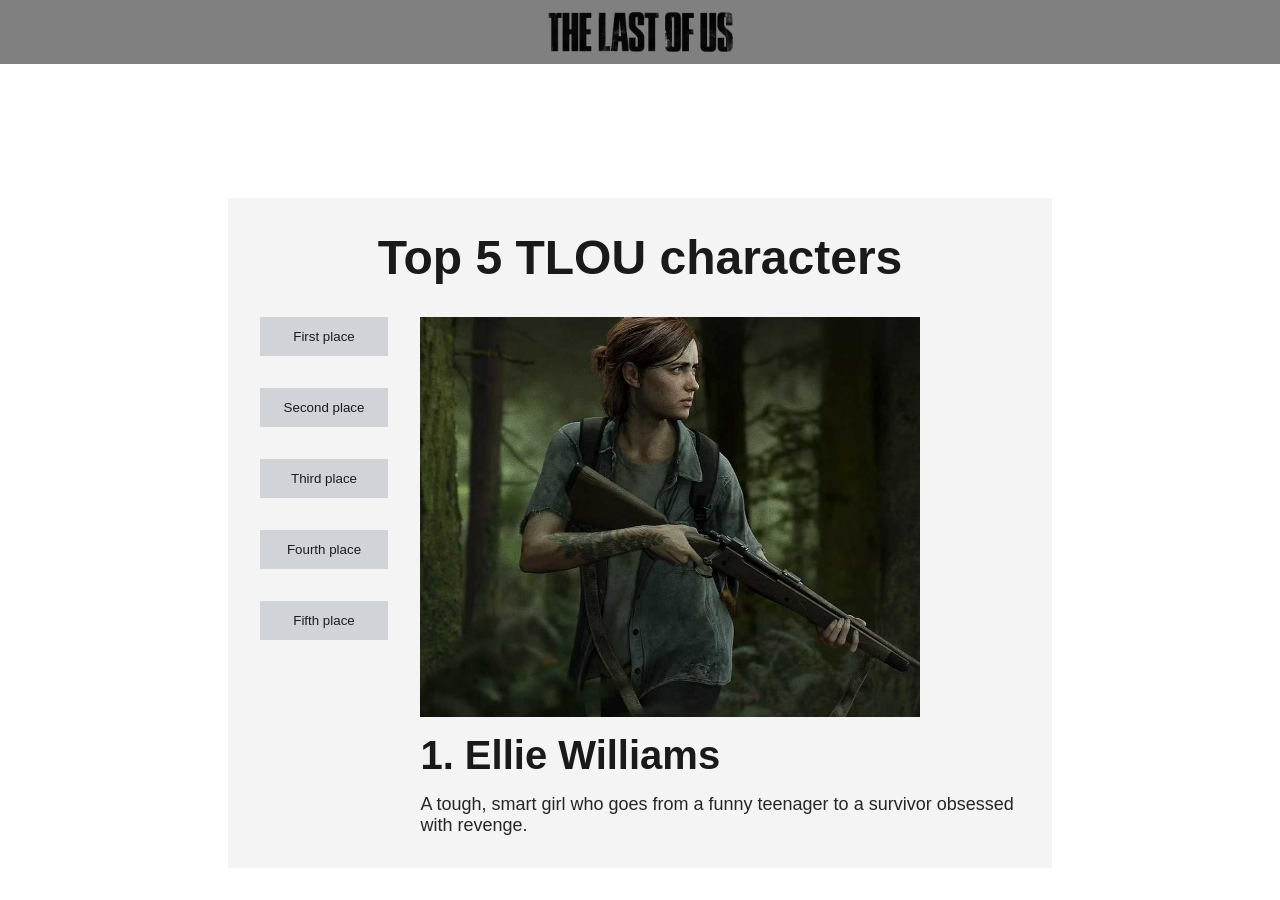
<file: lab1/index.html>
<!doctype html>
<html lang="en">
  <head>
    <meta charset="UTF-8" />
    <meta name="viewport" content="width=device-width, initial-scale=1.0" />
    <link rel="stylesheet" href="style.css" />
    <title>TLOU</title>
  </head>
  <body>
    <section class="hero-section">
      <div class="header">
        <img class="logo" src="logo.png" alt="" />
      </div>
      <video autoplay muted loop class="background-video">
        <source src="video-tlou1.mp4" />
      </video>

      <div class="hero-content">
        <h1>Top 5 TLOU characters</h1>
        <div class="hero-info">
          <div class="buttons">
            <button type="button" onclick="info(0)">First place</button>
            <button type="button" onclick="info(1)">Second place</button>
            <button type="button" onclick="info(2)">Third place</button>
            <button type="button" onclick="info(3)">Fourth place</button>
            <button type="button" onclick="info(4)">Fifth place</button>
          </div>
          <div id="info">
            <img src="" alt="" />
            <h2></h2>
            <p></p>
          </div>
        </div>
      </div>
    </section>

    <script src="script.js"></script>
  </body>
</html>
</file>
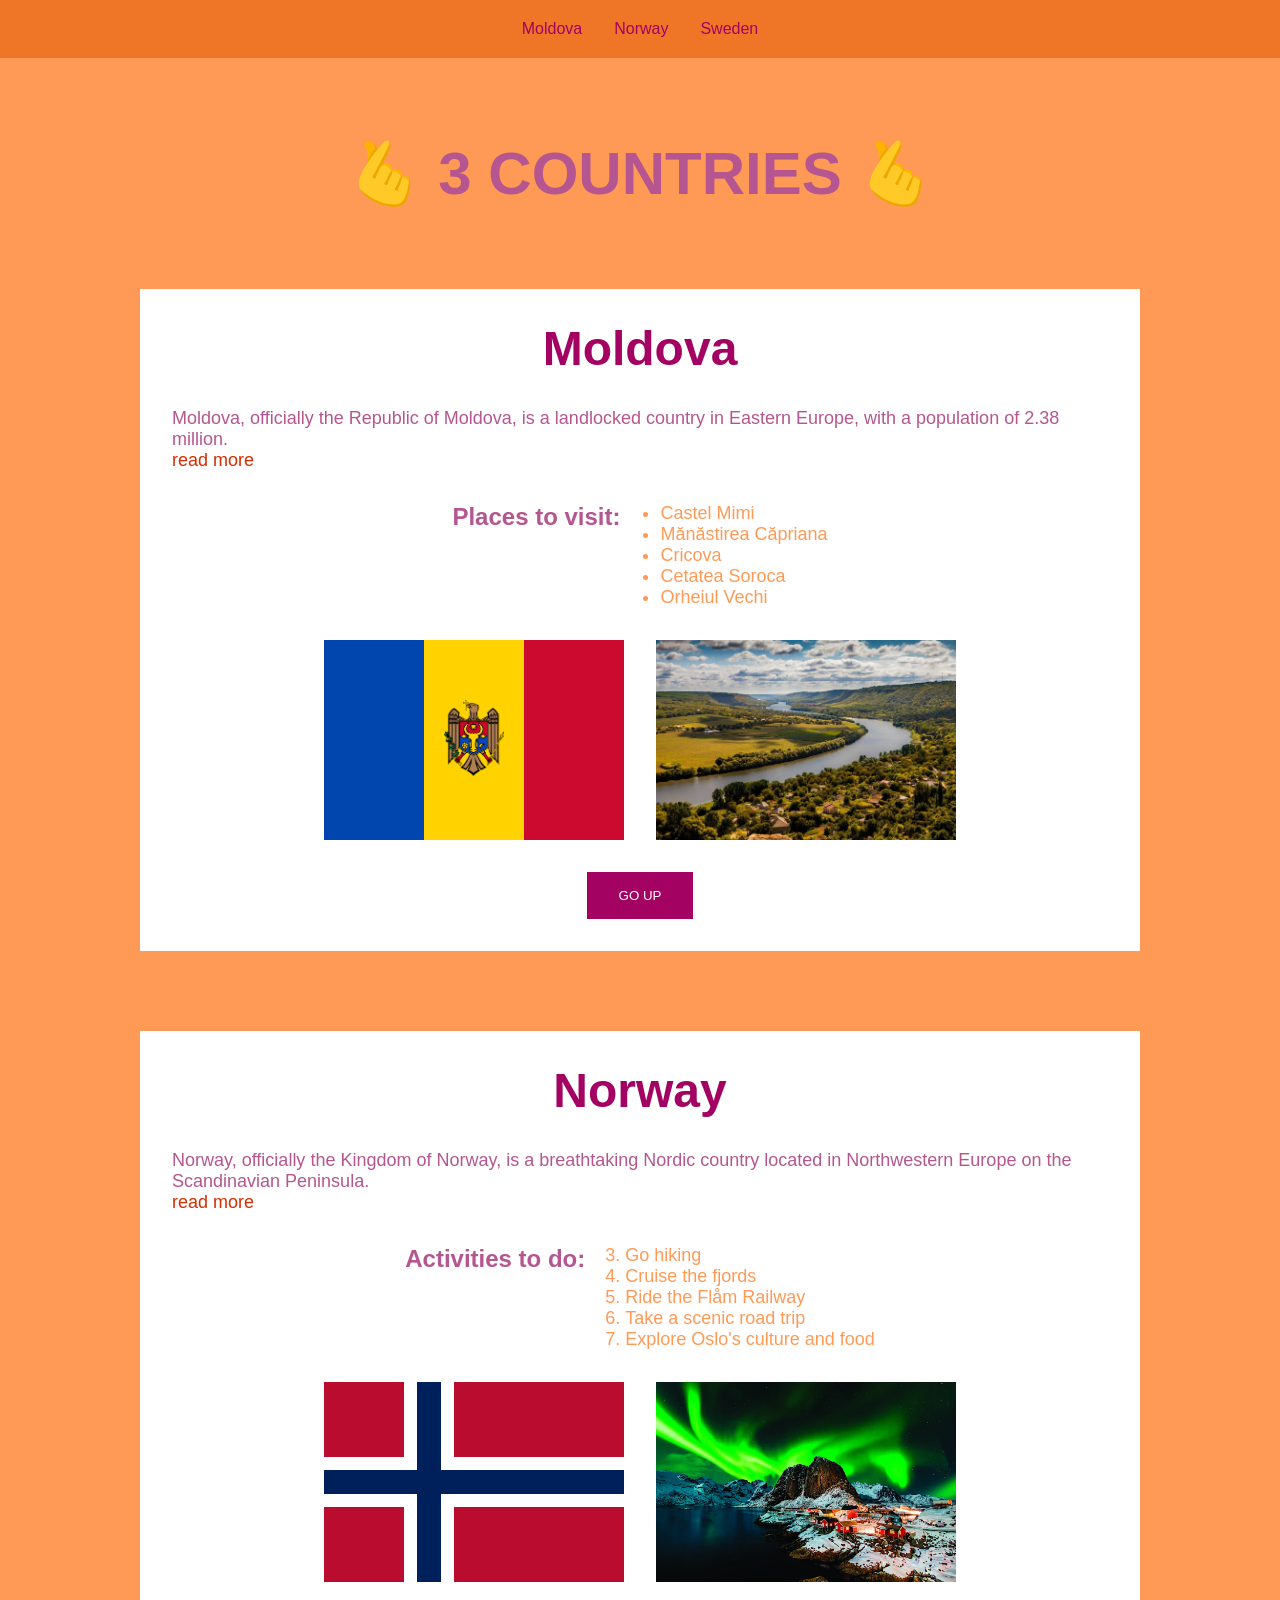
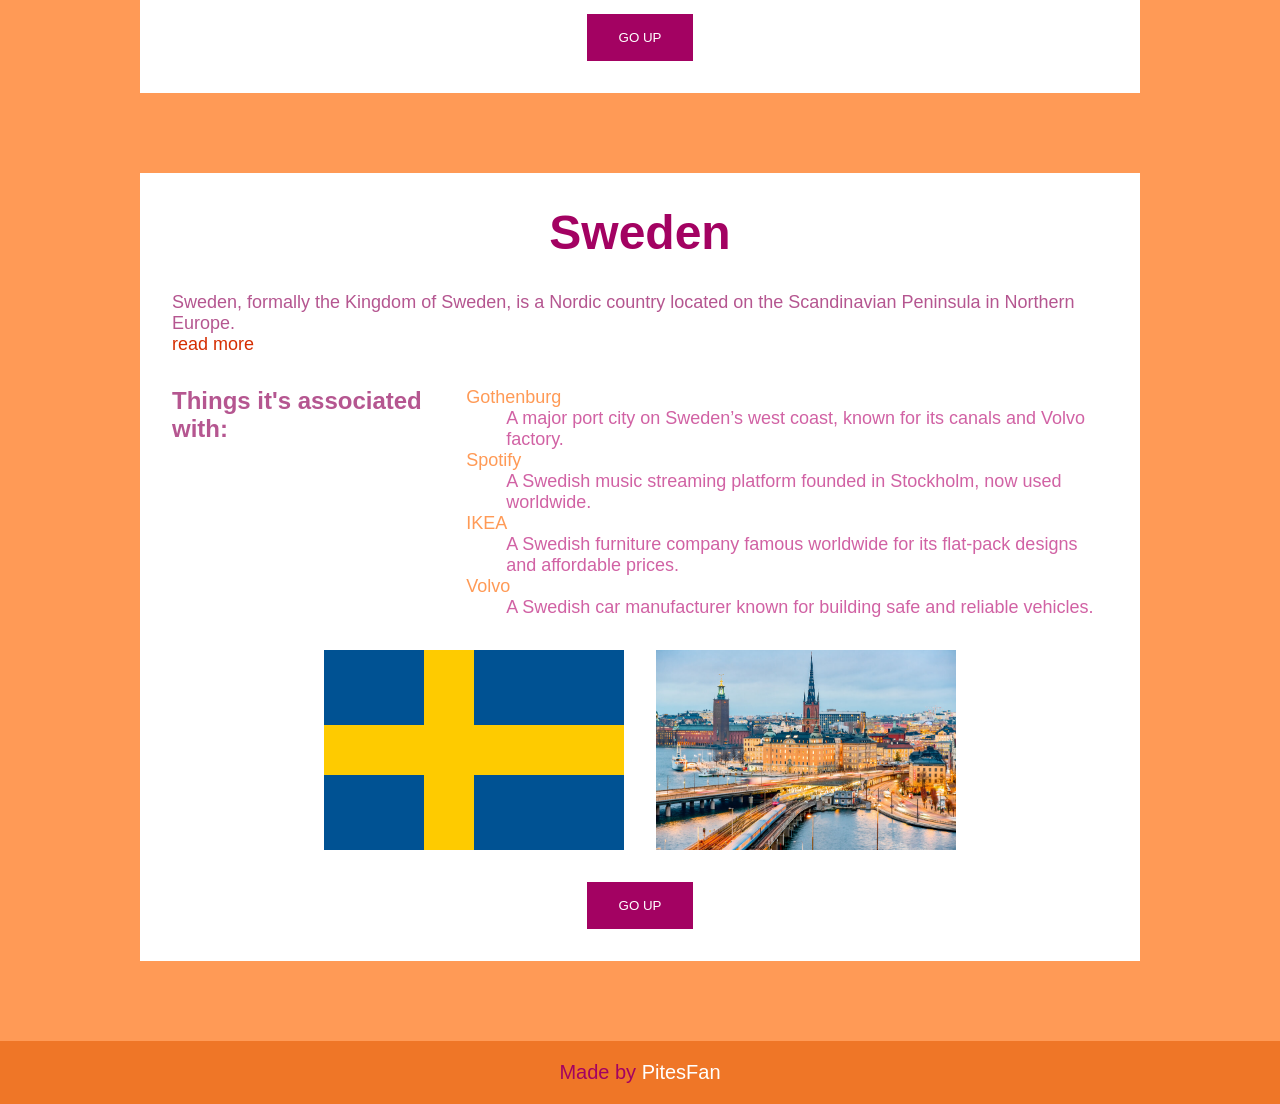
<file: lab2/index.html>
<!doctype html>
<html lang="en">
  <head>
    <meta charset="UTF-8" />
    <meta name="viewport" content="width=device-width, initial-scale=1.0" />
    <link rel="stylesheet" href="style.css" />
    <title>3 Countries</title>
  </head>
  <body>
    <header id="header">
      <ul>
        <a href="#MD"><li>Moldova</li></a>
        <a href="#NO"><li>Norway</li></a>
        <a href="#SE"><li>Sweden</li></a>
      </ul>
    </header>
    <h1>🫰 3 COUNTRIES 🫰</h1>
    <div id="MD">
      <h2>Moldova</h2>
      <div class="description">
        <p>
          Moldova, officially the Republic of Moldova, is a landlocked country
          in Eastern Europe, with a population of 2.38 million.
        </p>
        <a target="_blank" href="https://en.wikipedia.org/wiki/Moldova"
          ><p class="link">read more</p></a
        >
      </div>
      <div class="list">
        <h3>Places to visit:</h3>
        <ul>
          <li>Castel Mimi</li>
          <li>Mănăstirea Căpriana</li>
          <li>Cricova</li>
          <li>Cetatea Soroca</li>
          <li>Orheiul Vechi</li>
        </ul>
      </div>
      <div class="images">
        <table>
          <tr>
            <th style="background-color: #0046ae"></th>
            <th style="background-color: #ffd200">
              <img style="width: 60px" src="stema.svg.webp" alt="" />
            </th>
            <th style="background-color: #cc092f"></th>
          </tr>
        </table>
        <img class="country-image" src="MD.jpg" alt="Moldova" />
      </div>
      <a href="#header"><button>GO UP</button></a>
    </div>
    <div id="NO">
      <h2>Norway</h2>
      <div class="description">
        <p>
          Norway, officially the Kingdom of Norway, is a breathtaking Nordic
          country located in Northwestern Europe on the Scandinavian Peninsula.
        </p>
        <a target="_blank" href="https://en.wikipedia.org/wiki/Norway"
          ><p class="link">read more</p></a
        >
      </div>
      <div class="list">
        <h3>Activities to do:</h3>
        <ol start="3" type="1">
          <li>Go hiking</li>
          <li>Cruise the fjords</li>
          <li>Ride the Flåm Railway</li>
          <li>Take a scenic road trip</li>
          <li>Explore Oslo's culture and food</li>
        </ol>
      </div>
      <div class="images">
        <table>
          <tr>
            <th style="background-color: #ba0c2f; width: 80px"></th>
            <th style="background-color: #ffffff; width: 13px"></th>
            <th style="background-color: #00205b; width: 24px"></th>
            <th style="background-color: #ffffff; width: 13px"></th>
            <th style="background-color: #ba0c2f"></th>
          </tr>
          <tr>
            <td
              colspan="2"
              style="background-color: #ffffff; height: 13px"
            ></td>
            <td style="background-color: #00205b"></td>
            <td
              colspan="2"
              style="background-color: #ffffff; height: 13px"
            ></td>
          </tr>
          <tr>
            <td
              colspan="5"
              style="background-color: #00205b; height: 24px"
            ></td>
          </tr>
          <tr>
            <td
              colspan="2"
              style="background-color: #ffffff; height: 13px"
            ></td>
            <td style="background-color: #00205b"></td>
            <td
              colspan="2"
              style="background-color: #ffffff; height: 13px"
            ></td>
          </tr>
          <tr>
            <td style="background-color: #ba0c2f"></td>
            <td style="background-color: #ffffff"></td>
            <td style="background-color: #00205b"></td>
            <td style="background-color: #ffffff"></td>
            <td style="background-color: #ba0c2f"></td>
          </tr>
        </table>
        <img class="country-image" src="NO.jpg" alt="Norway" />
      </div>

      <a href="#header"><button>GO UP</button></a>
    </div>
    <div id="SE">
      <h2>Sweden</h2>
      <div class="description">
        <p>
          Sweden, formally the Kingdom of Sweden, is a Nordic country located on
          the Scandinavian Peninsula in Northern Europe.
        </p>
        <a target="_blank" href="https://en.wikipedia.org/wiki/Sweden"
          ><p class="link">read more</p></a
        >
      </div>
      <div class="list">
        <h3>Things it's associated with:</h3>
        <dl>
          <dt>Gothenburg</dt>
          <dd>
            A major port city on Sweden’s west coast, known for its canals and
            Volvo factory.
          </dd>
          <dt>Spotify</dt>
          <dd>
            A Swedish music streaming platform founded in Stockholm, now used
            worldwide.
          </dd>
          <dt>IKEA</dt>
          <dd>
            A Swedish furniture company famous worldwide for its flat-pack
            designs and affordable prices.
          </dd>
          <dt>Volvo</dt>
          <dd>
            A Swedish car manufacturer known for building safe and reliable
            vehicles.
          </dd>
        </dl>
      </div>
      <div class="images">
        <table>
          <tr>
            <th style="background-color: #005293; width: 100px"></th>
            <th style="background-color: #fecb00; width: 50px"></th>
            <th style="background-color: #005293"></th>
          </tr>
          <tr>
            <td
              style="background-color: #fecb00; height: 50px"
              colspan="3"
            ></td>
          </tr>
          <tr>
            <td style="background-color: #005293"></td>
            <td style="background-color: #fecb00"></td>
            <td style="background-color: #005293"></td>
          </tr>
        </table>
        <img class="country-image" src="SE.jpg" alt="Sweden" />
      </div>

      <a href="#header"><button>GO UP</button></a>
    </div>
    <footer>
      <p>
        Made by
        <a target="_blank" href="https://github.com/PitesFan">PitesFan</a>
      </p>
    </footer>
  </body>
</html>
</file>
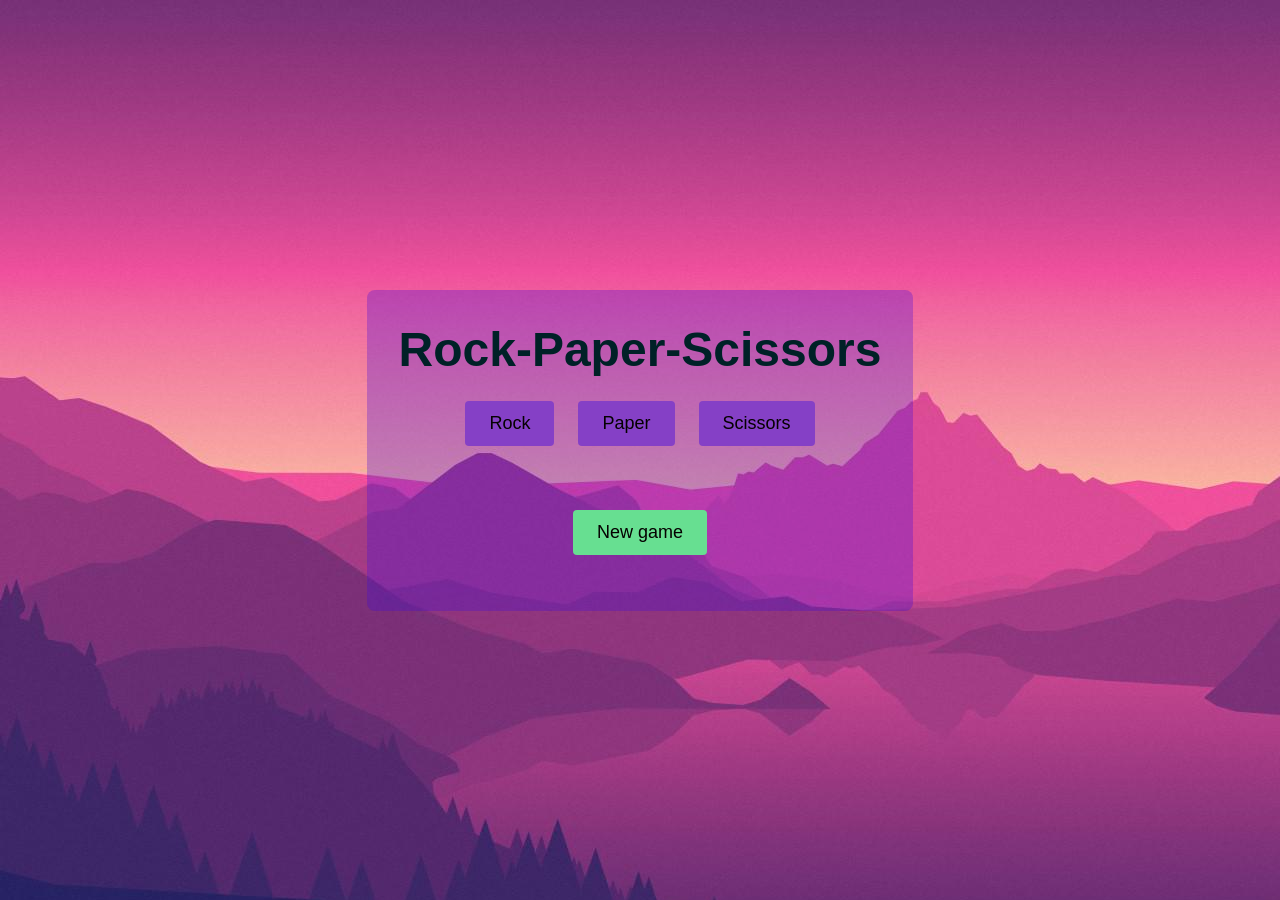
<file: lab3/index.html>
<!doctype html>
<html lang="en">
  <head>
    <meta charset="UTF-8" />
    <meta name="viewport" content="width=device-width, initial-scale=1.0" />
    <link rel="stylesheet" href="style.css" />
    <title>JS</title>
  </head>
  <body>
    <section id="hero-section">
      <div class="hero-info">
        <h1>Rock-Paper-Scissors</h1>
        <div id="buttons">
          <button onclick="game('rock')">Rock</button>
          <button onclick="game('paper')">Paper</button>
          <button onclick="game('scissors')">Scissors</button>
        </div>
        <div id="response">
          <div id="choices">
            <h3 id="player-choice"></h3>
            <h3 id="pc-choice"></h3>
          </div>
          <div id="game-info">
            <h2 id="game-result"></h2>
            <h3 id="score"></h3>
            <button onclick="game('reset')">New game</button>
            <h3 id="rounds"></h3>
            <h3 id="leader"></h3>
          </div> 
        </div>
      </div>
    </section>

    <script src="script.js"></script>
  </body>
</html>
</file>
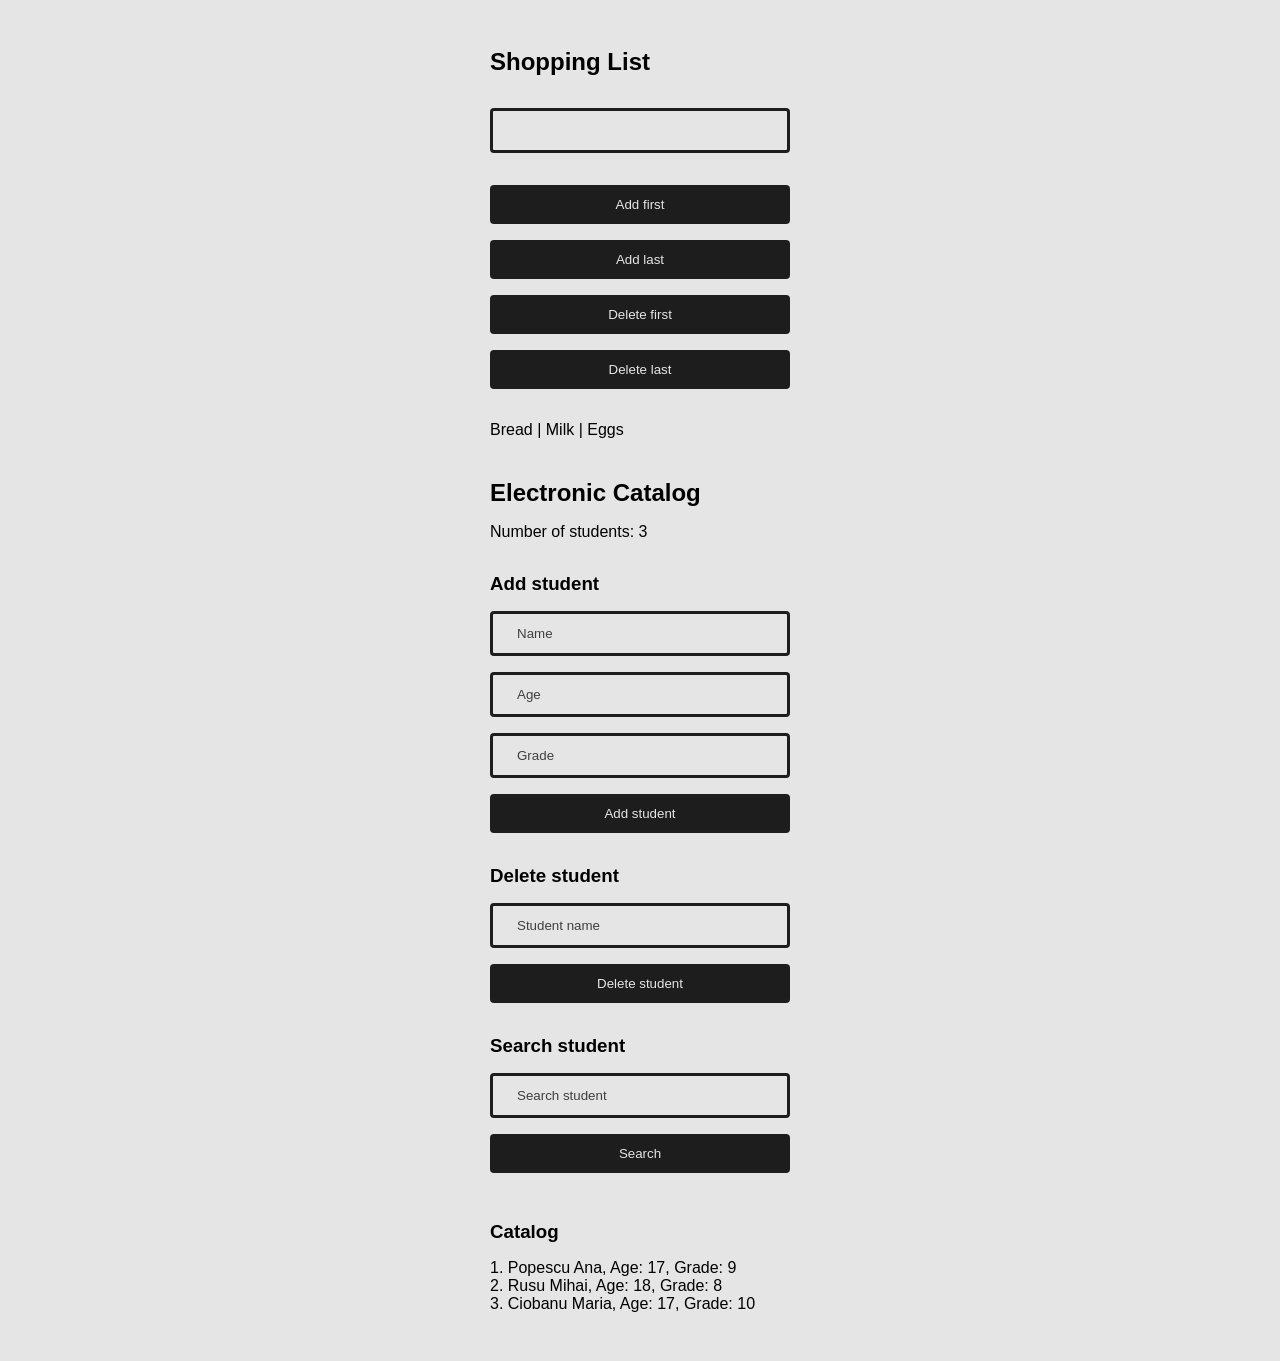
<file: lab4/index.html>
<!doctype html>
<html lang="en">
  <head>
    <meta charset="UTF-8" />
    <meta name="viewport" content="width=device-width, initial-scale=1.0" />
    <link rel="stylesheet" href="style.css" />
    <title>Lab 4 Objects</title>
  </head>
  <body>
    <section id="shopping-list-section">
      <h2>Shopping List</h2>
      <input id="product-input" type="text" />
      <div class="items-group">
        <button id="product-btn-start">Add first</button>
        <button id="product-btn-end">Add last</button>
        <button id="product-btn-del-start">Delete first</button>
        <button id="product-btn-del-end">Delete last</button>
      </div>

      <p id="product-list"></p>
    </section>

    <section id="catalog-section">
      <div class="items-group">
        <h2>Electronic Catalog</h2>
        <p id="students-count"></p>
      </div>
      <div class="items-group">
        <h3>Add student</h3>
        <input id="student-name" type="text" placeholder="Name" />
        <input id="student-age" type="number" placeholder="Age" />
        <input id="student-grade" type="number" placeholder="Grade" />
        <button id="student-add">Add student</button>
      </div>
      <div class="items-group">
        <h3>Delete student</h3>
        <input
          id="student-delete-name"
          type="text"
          placeholder="Student name"
        />
        <button id="student-delete">Delete student</button>
      </div>
      <div class="items-group">
        <h3>Search student</h3>
        <input
          id="student-search-name"
          type="text"
          placeholder="Search student"
        />
        <button id="student-search">Search</button>
        <p id="student-result"></p>
      </div>
      <div class="items-group">
        <h3>Catalog</h3>
        <div id="catalog"></div>
      </div>
    </section>

    <script src="script.js"></script>
  </body>
</html>
</file>
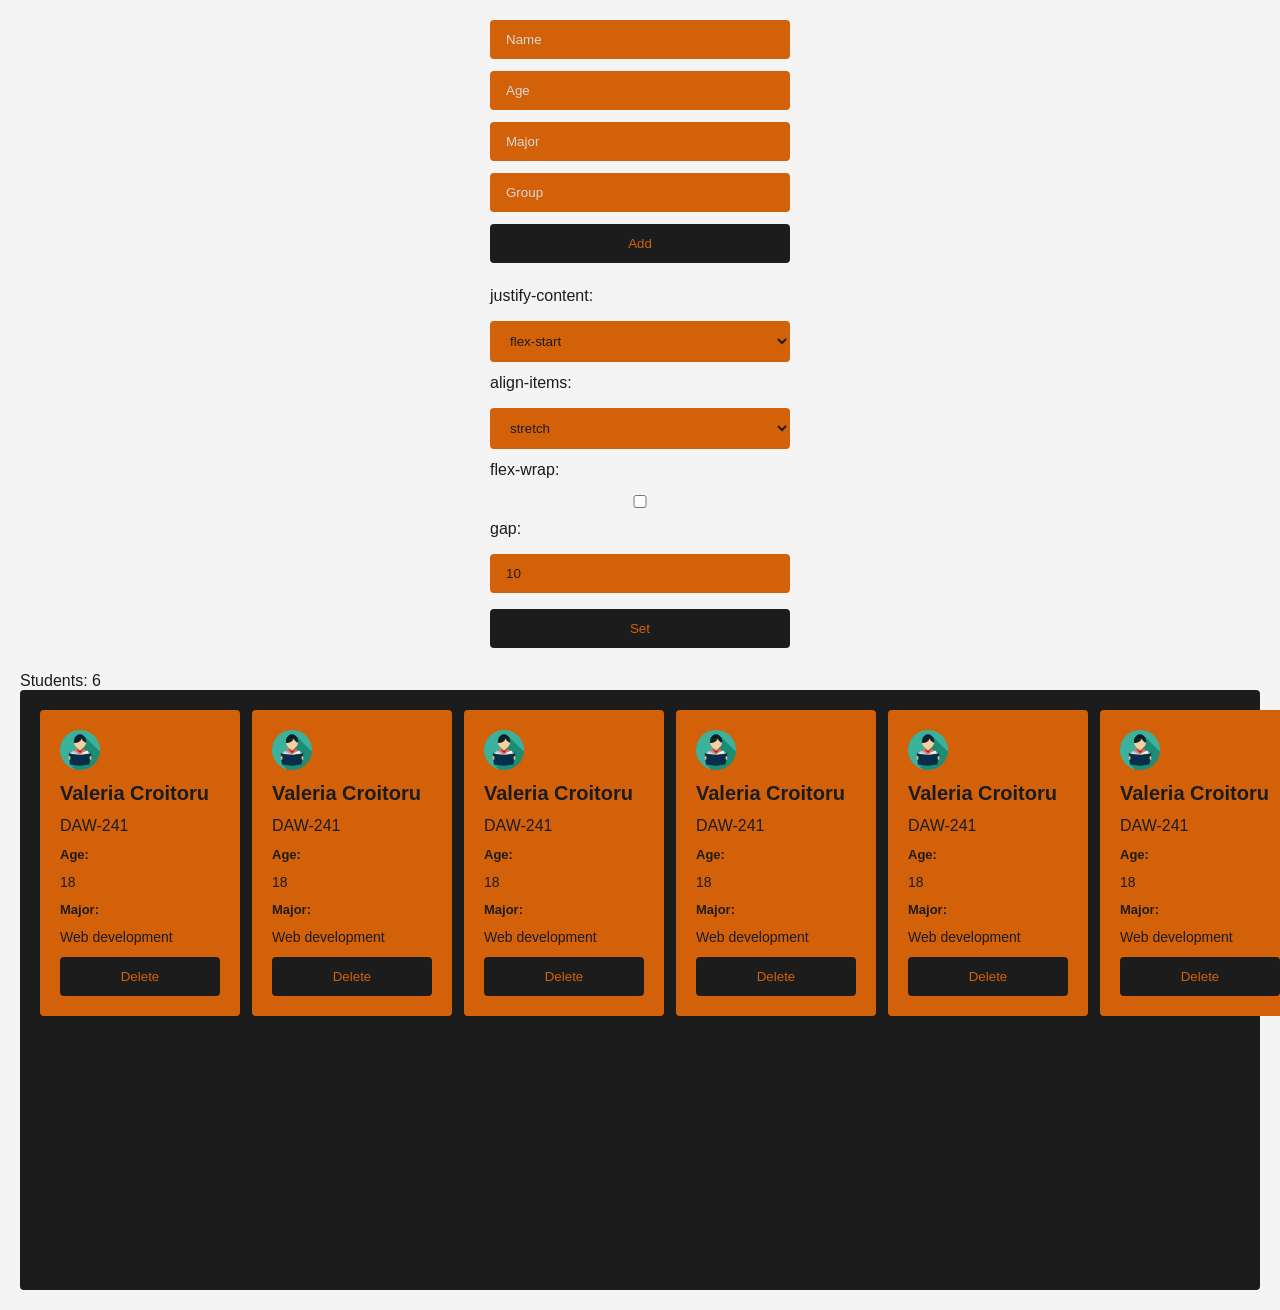
<file: lab5/index.html>
<!doctype html>
<html lang="en">
  <head>
    <meta charset="UTF-8" />
    <meta name="viewport" content="width=device-width, initial-scale=1.0" />
    <link rel="stylesheet" href="style.css" />
    <title>Cards</title>
  </head>
  <body>
    <form id="addElev">
      <input id="name" type="text" placeholder="Name" />
      <input id="age" type="text" placeholder="Age" />
      <input id="major" type="text" placeholder="Major" />
      <input id="group" type="text" placeholder="Group" />
      <button type="submit">Add</button>
    </form>

    <div id="error"></div>

    <div id="controls">
      <label>
        justify-content:
        <select id="justify-content">
          <option value="flex-start">flex-start</option>
          <option value="center">center</option>
          <option value="flex-end">flex-end</option>
          <option value="space-between">space-between</option>
          <option value="space-around">space-around</option>
          <option value="space-evenly">space-evenly</option>
        </select>
      </label>

      <label>
        align-items:
        <select id="align-items">
          <option value="stretch">stretch</option>
          <option value="flex-start">flex-start</option>
          <option value="center">center</option>
          <option value="flex-end">flex-end</option>
        </select>
      </label>

      <label>
        flex-wrap:
        <input id="wrap" type="checkbox" />
      </label>

      <label>
        gap:
        <input id="numberIn" type="number" min="0" value="10" />
        <button id="submitNumber" type="button">Set</button>
      </label>
    </div>

    <p>Students: <span id="count">0</span></p>

    <section id="studentList"></section>

    <script src="script.js"></script>
  </body>
</html>
</file>
<file: lab1/style.css>
* {
  margin: 0;
  padding: 0;
  box-sizing: border-box;
  font-family: Helvetica, Arial, sans-serif;
}

.hero-section {
  display: flex;
  width: 100%;
  justify-content: space-between;
  height: 100vh;
  flex-direction: column;
  position: relative;
  overflow: hidden;
}

.background-video {
  position: absolute;
  top: 0;
  left: 0;
  width: 100%;
  height: 100%;
  object-fit: cover;
  z-index: -2;
}

.header {
  display: flex;
  justify-content: center;
  align-items: center;
  padding: 12px;
  height: fit-content;
  background-color: #808080;
}

.logo {
  width: auto;
  height: 40px;
}

.hero-content {
  align-self: center;
  padding: 32px;
  gap: 32px;
  justify-self: center;
  max-width: fit-content;
  flex-direction: column;
  display: flex;
  align-items: center;
  justify-content: center;
  background-color: #ebeaea80;
  margin: 32px;
}

.hero-info {
  display: flex;
  flex-direction: row;
  gap: 32px;
}

.buttons {
  display: flex;
  flex-direction: column;
  gap: 32px;
}

.buttons button {
  background-color: #d0d3d8;
  color: #1c1c1c;
  border: none;
  padding: 12px 24px;
  cursor: pointer;
}

#info {
  display: flex;
  flex-direction: column;
  gap: 16px;
}

#info img {
  width: 100%;
  max-width: 500px;
  max-height: 400px;
  object-fit: cover;
}

#info h2 {
  color: #1a1a1a;
  font-size: 40px;
}

#info p {
  color: #272626;
  font-size: 18px;
  max-width: 600px;
}

h1 {
  font-size: 48px;
  color: #1a1a1a;
}
</file>
<file: lab2/style.css>
* {
  margin: 0;
  padding: 0;
  box-sizing: border-box;
  font-family: Helvetica, Arial, sans-serif;
  text-decoration: none;
}

body {
  background-color: #ff9a56;
  display: flex;
  flex-direction: column;
  gap: 80px;
}

header,
footer {
  width: 100%;
  padding: 20px;
  align-items: center;
  justify-content: center;
  display: flex;
  flex-direction: row;
  background-color: #ef7627;
}

header ul {
  display: flex;
  flex-direction: row;
  gap: 32px;
}

header ul a {
  color: #a30262;
}

table {
  width: 300px;
  height: 200px;
  border-collapse: collapse;
}

#MD,
#NO,
#SE {
  margin: 0 60px;
  display: flex;
  flex-direction: column;
  justify-content: center;
  gap: 32px;
  align-items: center;
  background-color: #ffffff;
  padding: 32px;
  width: fit-content;
  max-width: 1000px;
  align-self: center;
}

header li {
  list-style: none;
}

#MD th {
  width: 100px;
}

h1 {
  width: 100%;
  text-align: center;
  font-size: 60px;
  color: #b55690;
}

h2 {
  font-size: 48px;
  color: #a30262;
}

.description p {
  font-size: 18px;
  color: #b55690;
}

a .link {
  color: #d52d00;
}

.list {
  display: flex;
  flex-direction: row;
  gap: 40px;
}

.list h3 {
  font-size: 24px;
  color: #b55690;
}

.list li,
.list dt {
  font-size: 18px;
  color: #ff9a56;
}

.list dd {
  font-size: 18px;
  color: #d162a4;
}

dd {
  margin-left: 40px;
}

footer p {
  font-size: 20px;
  color: #a30262;
}

footer a {
  color: #ffffff;
}

button {
  background-color: #a30262;
  border: none;
  padding: 16px 32px;
  color: #ffffff;
  cursor: pointer;
}

.images {
  display: flex;
  flex-direction: row;
  gap: 32px;
}

.country-image {
  width: 500px;
  width: 300px;
  object-fit: cover;
}
</file>
<file: lab3/style.css>
* {
  margin: 0;
  padding: 0;
  box-sizing: border-box;
  font-family: Arial, Helvetica, sans-serif;
}

#hero-section {
  background-image: url(bg-img.jpg);
  width: 100%;
  height: 100vh;
  object-fit: cover;
  display: flex;
  align-items: center;
  justify-content: center;
}

.hero-info {
  display: flex;
  flex-direction: column;
  width: fit-content;
  max-width: 1000px;
  height: fit-content;
  background-color: rgba(66, 12, 214, 0.3);
  justify-content: center;
  align-items: center;
  padding: 32px;
  gap: 24px;
  border-radius: 8px;
}

h1 {
  font-size: 48px;
  color: rgb(0, 33, 39);
}

button {
  border: none;
  padding: 12px 24px;
  color: rgb(5, 1, 1);
  border-radius: 4px;
  cursor: pointer;
  background-color: rgb(103, 223, 145);
  font-size: 18px;
  width: fit-content;
}

#buttons button {
  background-color: rgb(133, 64, 198);
}

#buttons {
  display: flex;
  flex-direction: row;
  gap: 24px;
}

h3 {
  font-size: 24px;
  color: rgb(16, 16, 16);
}

#response {
  display: flex;
  flex-direction: column;
  gap: 16px;
  width: 100%;
}

#choices {
  display: flex;
  flex-direction: row;
  justify-content: space-between;
  width: 100%;
}

#choices h3 {
  color: rgb(11, 117, 101);
}

#game-info {
  display: flex;
  flex-direction: column;
  align-items: center;
  gap: 12px;
}

#game-result {
  color: rgb(198, 5, 5);
  font-size: 32px;
}

#rounds {
  color: rgb(84, 27, 137);
}

#leader {
  color: rgb(95, 157, 20);
}
</file>
<file: lab4/style.css>
* {
  margin: 0;
  padding: 0;
  box-sizing: border-box;
  font-family: Arial, Helvetica, sans-serif;
}

body {
  background-color: #e5e5e5;
  display: flex;
  flex-direction: column;
  gap: 40px;
  width: 100%;
  align-items: center;
  justify-content: center;
}

#shopping-list-section {
  display: flex;
  flex-direction: column;
  width: fit-content;
  gap: 32px;
  margin-top: 48px;
}

.items-group {
  display: flex;
  flex-direction: column;
  gap: 16px;
}

input {
  background-color: #e5e5e5;
  border: solid #1d1d1d;
  border-radius: 4px;
  padding: 12px 24px;
  width: 300px;
  color: #1d1d1d;
}

input::placeholder {
  color: #3f3f3f;
  opacity: 1;
}

button {
  color: #e5e5e5;
  border: none;
  border-radius: 4px;
  padding: 12px 24px;
  width: 300px;
  background-color: #1d1d1d;
  cursor: pointer;
}

#catalog-section {
  display: flex;
  flex-direction: column;
  width: fit-content;
  gap: 32px;
  margin-bottom: 48px;
}
</file>
<file: lab5/style.css>
* {
  margin: 0;
  padding: 0;
  box-sizing: border-box;
  font-family: Arial, Helvetica, sans-serif;
}

body {
  background-color: #f4f4f5;
  color: #1c1c1c;
  padding: 20px;
}

#addElev,
#controls {
  display: flex;
  flex-direction: column;
  gap: 12px;
  align-items: center;
  margin-bottom: 24px;
}

label {
  display: flex;
  flex-direction: column;
  gap: 16px;
}

input,
select,
button {
  width: 300px;
  padding: 12px 16px;
  border: none;
  border-radius: 4px;
}

input,
select {
  background-color: #d36109;
  color: #1c1c1c;
}

button {
  background-color: #1c1c1c;
  color: #d36109;
  cursor: pointer;
}

input::placeholder {
  color: #d8d8d9;
}

#error {
  color: red;
  text-align: center;
  margin-bottom: 16px;
}

#studentList {
  display: flex;
  align-items: flex-start;
  min-height: 600px;
  padding: 20px;
  background-color: #1c1c1c;
  border-radius: 4px;
  gap: 12px;
}

#studentList > p {
  color: #d8d8d9;
  margin: auto;
  font-size: 18px;
}

.student {
  display: flex;
  flex-direction: column;
  gap: 12px;
  background-color: #d36109;
  color: #1c1c1c;
  padding: 20px;
  min-width: 200px;
  border-radius: 4px;
}

.student-img {
  width: 40px;
  height: 40px;
}

.name {
  font-weight: bold;
  font-size: 20px;
}

.label {
  font-weight: bold;
  font-size: 13px;
}

.value {
  font-size: 14px;
}

.student button {
  width: 100%;
  margin-top: auto;
}
</file>
